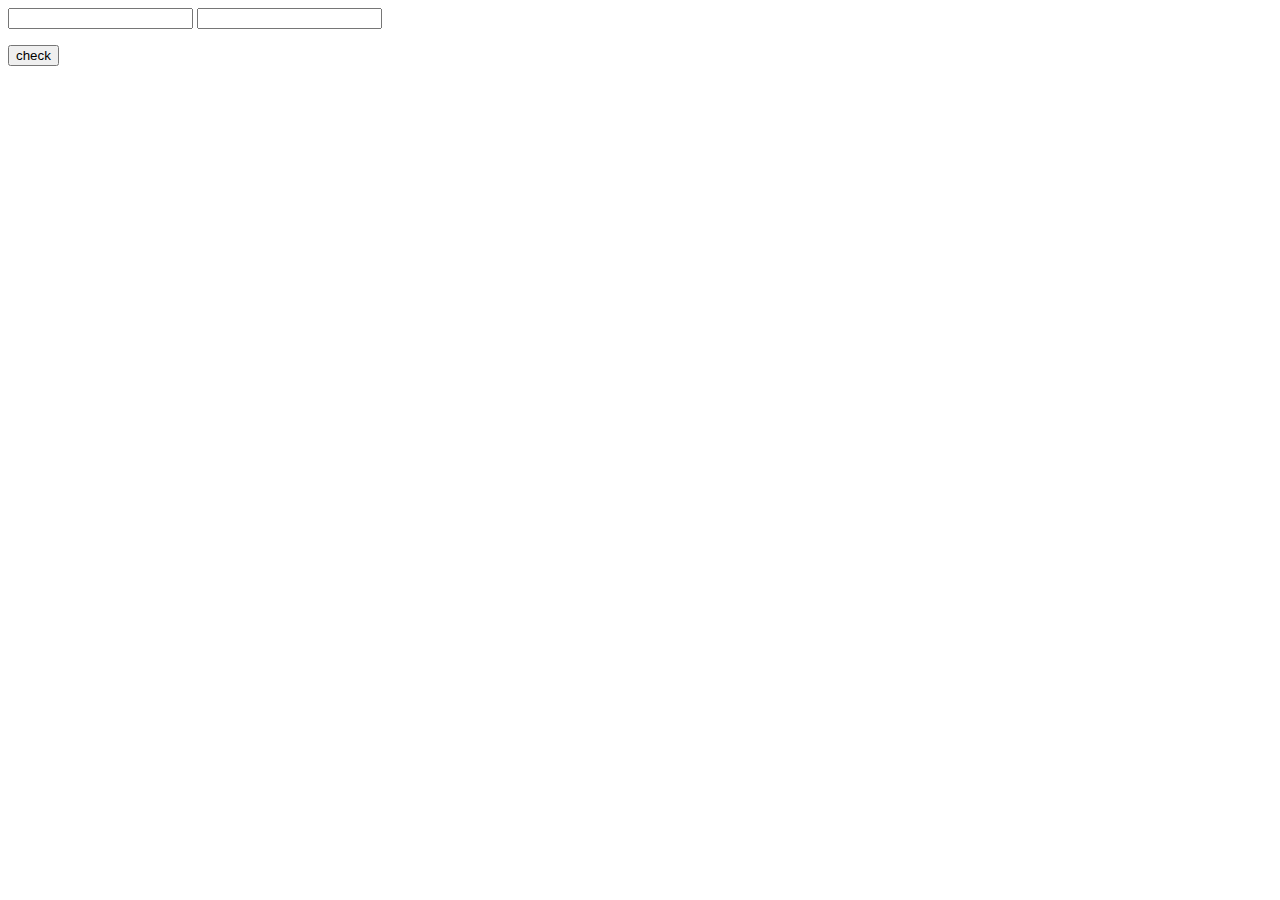
<file: index.html>
<!DOCTYPE html>
<html lang="en">
<head>
	<meta charset="UTF-8">
	<meta http-equiv="X-UA-Compatible" content="IE=edge">
	<meta name="viewport" content="width=device-width, initial-scale=1.0">
	<title>Document</title>
</head>
<body>
	<input type="number" id="a" value="" />
	<input type="number" id="b" value="" />

	<p id="result"></p>

	<button onclick="check()">check</button>
	<script src="main.js"></script>
</body>
</html>
</file>
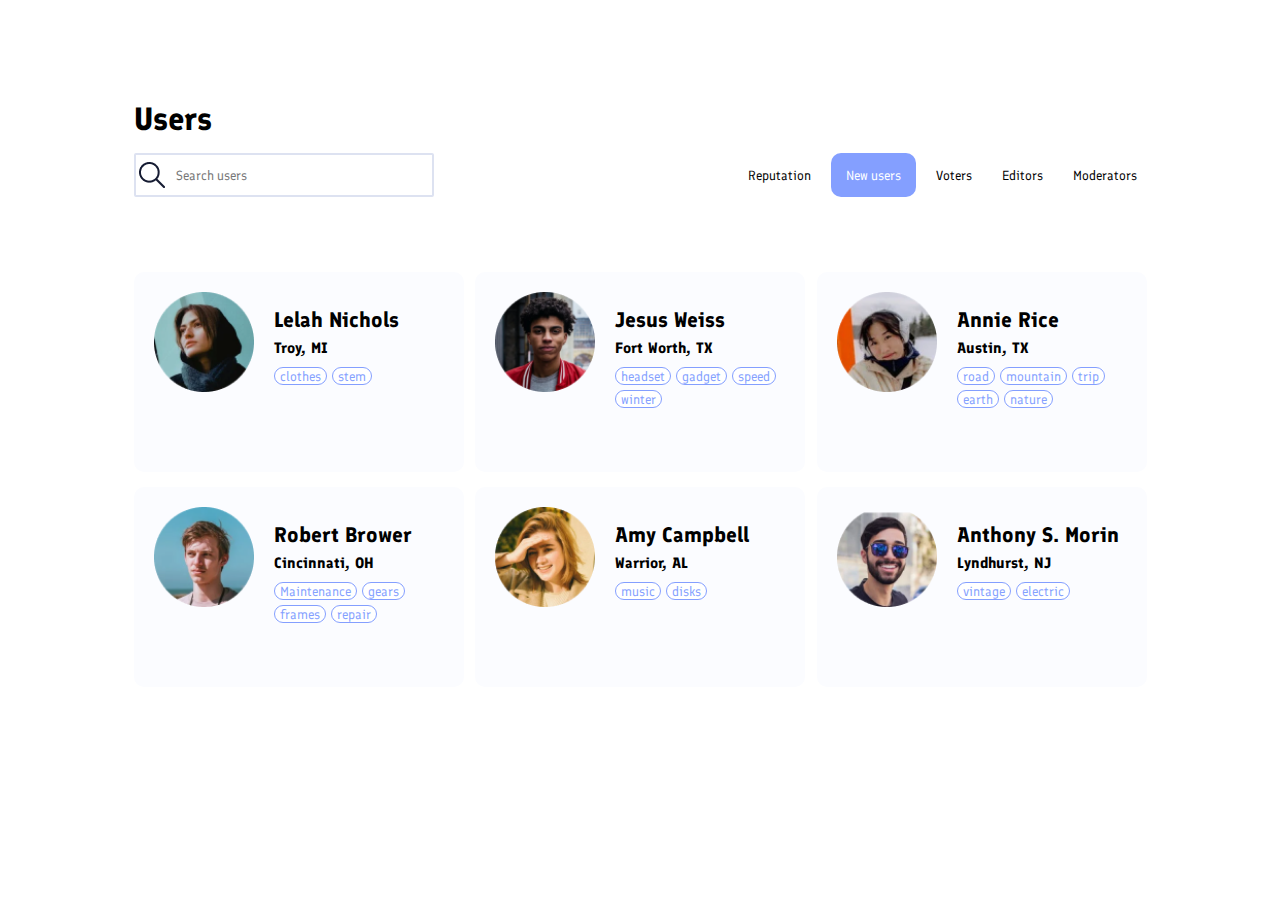
<file: index2.html>
<!DOCTYPE html>
<html lang="en">
<head>
	<meta charset="UTF-8">
	<meta http-equiv="X-UA-Compatible" content="IE=edge">
	<meta name="viewport" content="width=device-width, initial-scale=1.0">
	<link rel="stylesheet" href="style.css">
	<link rel="preconnect" href="https://fonts.googleapis.com">
	<link rel="preconnect" href="https://fonts.gstatic.com" crossorigin>
	<link href="https://fonts.googleapis.com/css2?family=Finlandica:wght@400;600;700&display=swap" rel="stylesheet">
	<title>Document</title>
</head>
<body>
	<div id="main">
		<h1 class="logo">Users</h1>
		<div class="header">
			<div class="search">				
				<input class="input" type="text" placeholder="Search users">
			</div>
			<div class="option">
				<button class="sub_option">Reputation</button>
				<button class="sub_option add_users">New users</button>
				<button class="sub_option">Voters</button>
				<button class="sub_option">Editors</button>
				<button class="sub_option">Moderators</button>
			</div>
		</div>
		<div class="users">
			<div class="users_box">
				<img class="user_img" src="images/Ellipse 1.png" alt="">
				<div class="user_title">
					<h2 class="user_name">Lelah Nichols</h2>
					<h3 class="user_sub-name">Troy, MI</h3>
					<div class="user_btn">
						<button class="btn">clothes</button>
						<button class="btn">stem</button>
					</div>
				</div>
			</div>
			<div class="users_box">
				<img class="user_img" src="images/Ellipse 2.png" alt="">
				<div class="user_title">
					<h2 class="user_name">Jesus Weiss</h2>
					<h3 class="user_sub-name">Fort Worth, TX</h3>
					<div class="user_btn">
						<button class="btn">headset</button>
						<button class="btn">gadget</button>
						<button class="btn">speed</button>
						<button class="btn">winter</button>
					</div>
				</div>
			</div>
			<div class="users_box">
				<img class="user_img" src="images/Ellipse 3.png" alt="">
				<div class="user_title">
					<h2 class="user_name">Annie Rice</h2>
					<h3 class="user_sub-name">Austin, TX</h3>
					<div class="user_btn">
						<button class="btn">road</button>
						<button class="btn">mountain</button>
						<button class="btn">trip</button>
						<button class="btn">earth</button>
						<button class="btn">nature</button>
					</div>
				</div>
			</div>
			<div class="users_box">
				<img class="user_img" src="images/Ellipse 4.png" alt="">
				<div class="user_title">
					<h2 class="user_name">Robert Brower</h2>
					<h3 class="user_sub-name">Cincinnati, OH</h3>
					<div class="user_btn">
						<button class="btn">Maintenance</button>
						<button class="btn">gears</button>
						<button class="btn">frames</button>
						<button class="btn">repair</button>
					</div>
				</div>
			</div>
			<div class="users_box">
				<img class="user_img" src="images/Ellipse 5.png" alt="">
				<div class="user_title">
					<h2 class="user_name">Amy Campbell</h2>
					<h3 class="user_sub-name">Warrior, AL</h3>
					<div class="user_btn">
						<button class="btn">music</button>
						<button class="btn">disks</button>
					</div>
				</div>
			</div>
			<div class="users_box">
				<img class="user_img" src="images/Ellipse 6.png" alt="">
				<div class="user_title">
					<h2 class="user_name">Anthony S. Morin</h2>
					<h3 class="user_sub-name">Lyndhurst, NJ</h3>
					<div class="user_btn">
						<button class="btn">vintage</button>
						<button class="btn">electric</button>
					</div>
				</div>
			</div>
		</div>
	</div>
</body>
</html>
</file>
<file: style.css>
* {
	margin: 0;
	padding: 0;
	box-sizing: border-box;
	font-family: Finlandica, sans-serif;
}

#main {
	width: 1213px;
	height: 830px;
	padding: 100px;
	margin: 0 auto;
}

.logo {
	margin-bottom: 15px;
}

.header {
	display: flex;
	flex-wrap: wrap;
	justify-content: space-between;
	margin-bottom: 75px;
}

.input {
	background: url(images/Frame.png) no-repeat;
	background-position: 0 50%;
	padding: 12px;
	width: 300px;
	padding-left: 40px;
	border: 2px solid #DDE2F1;
	border-radius: 2px;
}

.option {
	display: flex;
	flex-wrap: wrap;
	justify-content: space-between;
	gap: 10px;
}

.sub_option {
	border: none;
	outline: none;
	background-color: #fff;
	padding: 10px;
	cursor: pointer;
	border-radius: 10px;
}

.add_users {
	background-color: #849FFF;
	border-radius: 10px;
	padding-left: 15px;
	padding-right: 15px;
	color: #fff;
	transition: .3s ease-in-out;
}

.add_users:hover {
	background-color: rgb(174, 45, 45);
	color: white;
}

.users {
	display: flex;
	flex-wrap: wrap;
	justify-content: space-between;
}

.users_box {
	padding: 10px;
	padding-top: 20px;
	margin-bottom: 15px;
	width: 330px;
	height: 200px;
	display: flex;
	flex-wrap: wrap;
	justify-content: space-around;
	background-color: #FBFCFF;
	border-radius: 10px;
	transition: .3s ease-in-out;
	transform: translateY(0px) scale(1);
}

.users_box:hover {
	transform: translateY(-10px) scale(1.02);
	box-shadow: rgba(50, 50, 93, 0.25) 0px 13px 27px -5px, rgba(0, 0, 0, 0.3) 0px 8px 16px -8px;
}

.user_title {
	width: 170px;
}

.user_img {
	margin-left: 0;
	width: 100px;
	height: 100px;
}

.user_name {
	padding-top: 15px;
	font-size: 21px;
}

.user_sub-name {
	padding-top: 7px;
	padding-bottom: 10px;
	font-size: 15px;
}

.user_btn {
	display: flex;
	flex-wrap: wrap;
	gap: 5px;
}

.btn {
	padding-left: 5px;
	padding-right: 5px;
	color: #849FFF;
	background-color: #fff;
	border: 1px solid #849FFF;
	border-radius: 10px;
	transition: .3s ease-in-out;
}


.btn:hover {
	background-color: rgb(174, 45, 45);
	color: white;
}
</file>
